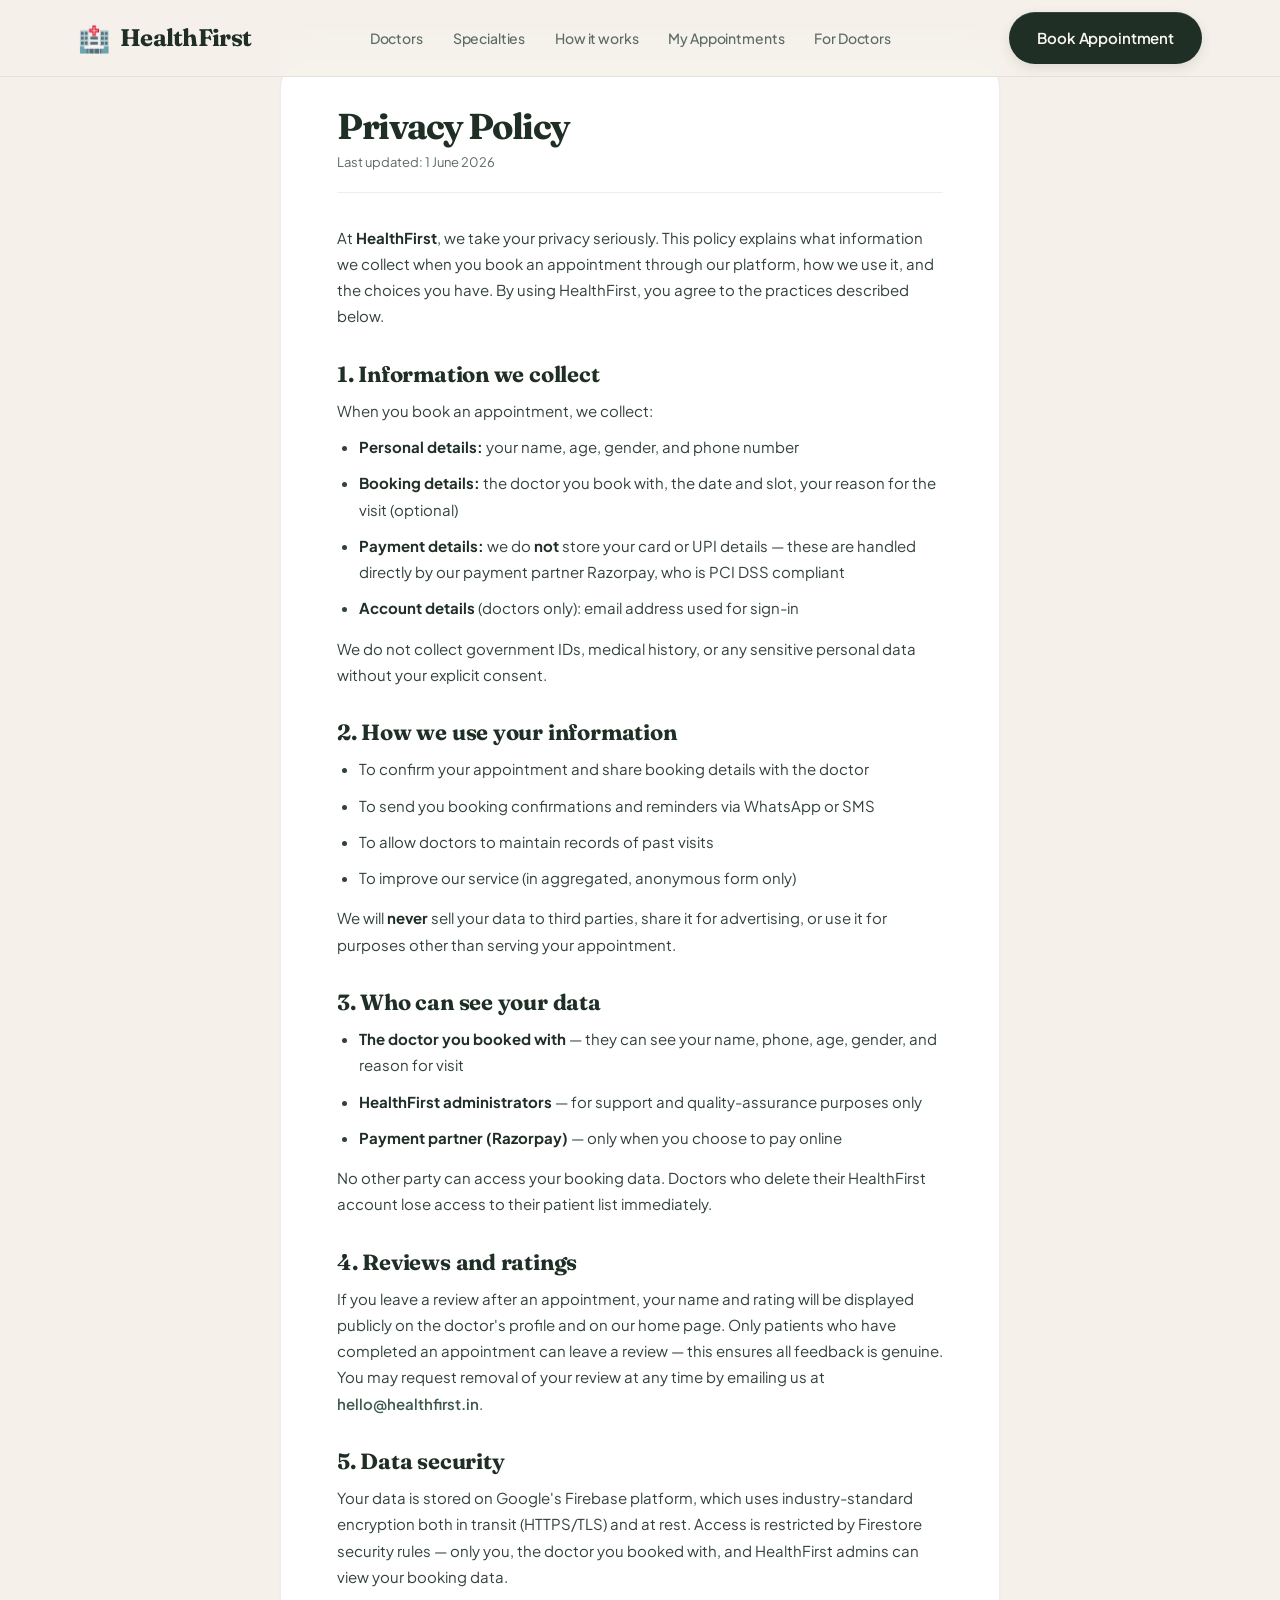
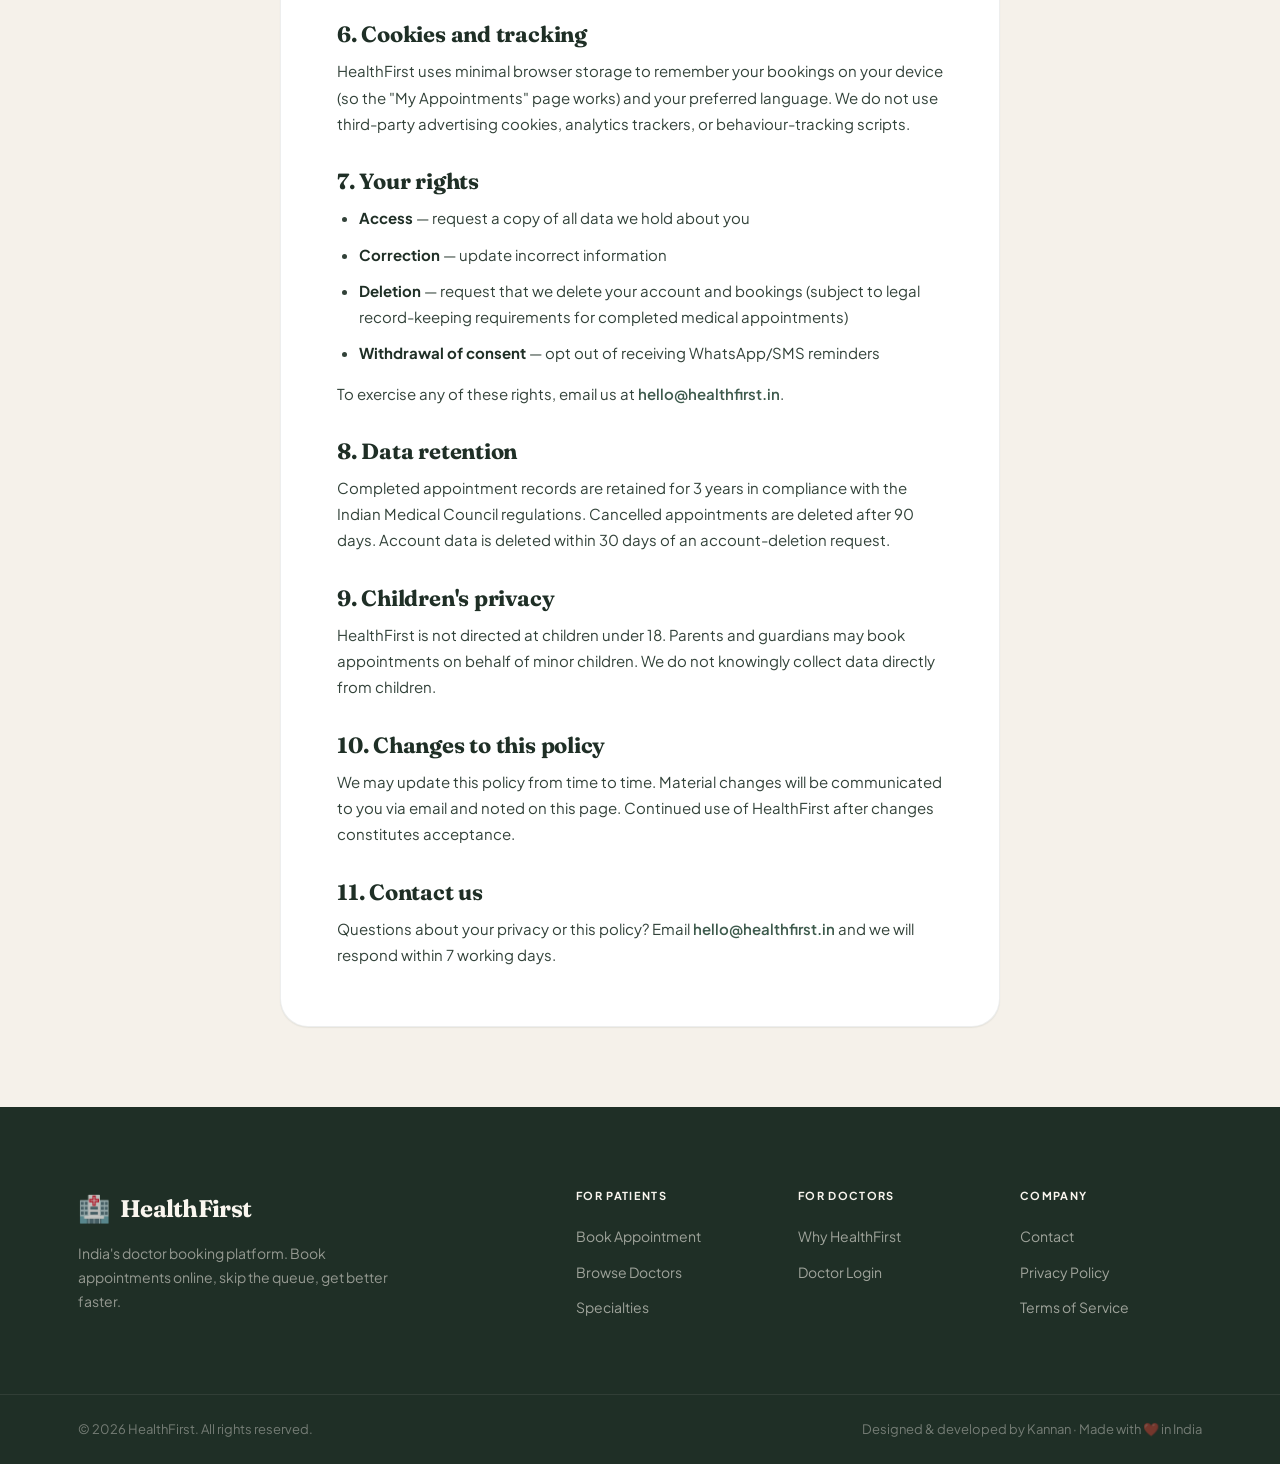
<file: privacy.html>
<!DOCTYPE html>
<html lang="en">
<head>
<meta charset="UTF-8">
<meta name="viewport" content="width=device-width, initial-scale=1.0">
<title>Privacy Policy — HealthFirst</title>
<meta name="description" content="HealthFirst Privacy Policy — how we collect, use, and protect your data.">
<link rel="icon" href="data:image/svg+xml,<svg xmlns='http://www.w3.org/2000/svg' viewBox='0 0 100 100'><text y='.9em' font-size='90'>🏥</text></svg>">
<link href="https://fonts.googleapis.com/css2?family=Fraunces:ital,wght@0,400;0,600;0,700;0,800;1,400&family=Plus+Jakarta+Sans:wght@300;400;500;600;700;800&display=swap" rel="stylesheet">
<link rel="stylesheet" href="style.css?v=10">
<style>
  .legal-page { padding: 60px 0 80px; background: var(--bg); }
  .legal-container { max-width: 760px; margin: 0 auto; padding: 0 20px; }
  .legal-card { background: white; border-radius: var(--r-xl); padding: 48px 56px; border: 1px solid var(--border); box-shadow: var(--shadow-sm); }
  .legal-card h1 { font-family: var(--ff-d); font-size: 36px; font-weight: 700; color: var(--navy); margin-bottom: 8px; }
  .legal-card .updated { font-size: 13px; color: var(--navy-m); margin-bottom: 32px; padding-bottom: 18px; border-bottom: 1px solid var(--border); }
  .legal-card h2 { font-family: var(--ff-d); font-size: 22px; font-weight: 700; color: var(--navy); margin: 32px 0 12px; letter-spacing: -0.01em; }
  .legal-card h3 { font-size: 15px; font-weight: 700; color: var(--navy); margin: 18px 0 8px; }
  .legal-card p, .legal-card li { font-size: 15px; line-height: 1.75; color: var(--navy-s); margin-bottom: 10px; }
  .legal-card ul { padding-left: 22px; margin-bottom: 14px; }
  .legal-card a { color: var(--teal); font-weight: 600; }
  .legal-card strong { color: var(--navy); font-weight: 700; }
  @media (max-width: 640px) { .legal-card { padding: 28px 22px; } .legal-card h1 { font-size: 26px; } }
</style>
</head>
<body>

<!-- Disable browser scroll restoration -->
<script>
  if ('scrollRestoration' in history) { history.scrollRestoration = 'manual'; }
  window.addEventListener('load', function () { if (!window.location.hash) window.scrollTo(0, 0); });
</script>

<!-- ══════════════ NAV ══════════════ -->
<nav id="mainNav">
  <div class="nav-inner">
    <a href="index.html" class="logo">
      <span class="logo-icon">🏥</span>
      <span class="logo-text">HealthFirst</span>
    </a>
    <ul class="nav-links">
      <li><a href="index.html#doctors">Doctors</a></li>
      <li><a href="index.html#specialties">Specialties</a></li>
      <li><a href="index.html#how">How it works</a></li>
      <li><a href="my-appointments.html">My Appointments</a></li>
      <li><a href="for-doctors.html">For Doctors</a></li>
    </ul>
    <div class="nav-actions">
      <a href="book.html" class="btn-primary nav-book">Book Appointment</a>
    </div>
  </div>
</nav>

<section class="legal-page">
  <div class="legal-container">
    <div class="legal-card">
      <h1>Privacy Policy</h1>
      <div class="updated">Last updated: 1 June 2026</div>

      <p>At <strong>HealthFirst</strong>, we take your privacy seriously. This policy explains what information we collect when you book an appointment through our platform, how we use it, and the choices you have. By using HealthFirst, you agree to the practices described below.</p>

      <h2>1. Information we collect</h2>
      <p>When you book an appointment, we collect:</p>
      <ul>
        <li><strong>Personal details:</strong> your name, age, gender, and phone number</li>
        <li><strong>Booking details:</strong> the doctor you book with, the date and slot, your reason for the visit (optional)</li>
        <li><strong>Payment details:</strong> we do <strong>not</strong> store your card or UPI details — these are handled directly by our payment partner Razorpay, who is PCI DSS compliant</li>
        <li><strong>Account details</strong> (doctors only): email address used for sign-in</li>
      </ul>
      <p>We do not collect government IDs, medical history, or any sensitive personal data without your explicit consent.</p>

      <h2>2. How we use your information</h2>
      <ul>
        <li>To confirm your appointment and share booking details with the doctor</li>
        <li>To send you booking confirmations and reminders via WhatsApp or SMS</li>
        <li>To allow doctors to maintain records of past visits</li>
        <li>To improve our service (in aggregated, anonymous form only)</li>
      </ul>
      <p>We will <strong>never</strong> sell your data to third parties, share it for advertising, or use it for purposes other than serving your appointment.</p>

      <h2>3. Who can see your data</h2>
      <ul>
        <li><strong>The doctor you booked with</strong> — they can see your name, phone, age, gender, and reason for visit</li>
        <li><strong>HealthFirst administrators</strong> — for support and quality-assurance purposes only</li>
        <li><strong>Payment partner (Razorpay)</strong> — only when you choose to pay online</li>
      </ul>
      <p>No other party can access your booking data. Doctors who delete their HealthFirst account lose access to their patient list immediately.</p>

      <h2>4. Reviews and ratings</h2>
      <p>If you leave a review after an appointment, your name and rating will be displayed publicly on the doctor's profile and on our home page. Only patients who have completed an appointment can leave a review — this ensures all feedback is genuine. You may request removal of your review at any time by emailing us at <a href="mailto:hello@healthfirst.in">hello@healthfirst.in</a>.</p>

      <h2>5. Data security</h2>
      <p>Your data is stored on Google's Firebase platform, which uses industry-standard encryption both in transit (HTTPS/TLS) and at rest. Access is restricted by Firestore security rules — only you, the doctor you booked with, and HealthFirst admins can view your booking data.</p>

      <h2>6. Cookies and tracking</h2>
      <p>HealthFirst uses minimal browser storage to remember your bookings on your device (so the "My Appointments" page works) and your preferred language. We do not use third-party advertising cookies, analytics trackers, or behaviour-tracking scripts.</p>

      <h2>7. Your rights</h2>
      <ul>
        <li><strong>Access</strong> — request a copy of all data we hold about you</li>
        <li><strong>Correction</strong> — update incorrect information</li>
        <li><strong>Deletion</strong> — request that we delete your account and bookings (subject to legal record-keeping requirements for completed medical appointments)</li>
        <li><strong>Withdrawal of consent</strong> — opt out of receiving WhatsApp/SMS reminders</li>
      </ul>
      <p>To exercise any of these rights, email us at <a href="mailto:hello@healthfirst.in">hello@healthfirst.in</a>.</p>

      <h2>8. Data retention</h2>
      <p>Completed appointment records are retained for 3 years in compliance with the Indian Medical Council regulations. Cancelled appointments are deleted after 90 days. Account data is deleted within 30 days of an account-deletion request.</p>

      <h2>9. Children's privacy</h2>
      <p>HealthFirst is not directed at children under 18. Parents and guardians may book appointments on behalf of minor children. We do not knowingly collect data directly from children.</p>

      <h2>10. Changes to this policy</h2>
      <p>We may update this policy from time to time. Material changes will be communicated to you via email and noted on this page. Continued use of HealthFirst after changes constitutes acceptance.</p>

      <h2>11. Contact us</h2>
      <p>Questions about your privacy or this policy? Email <a href="mailto:hello@healthfirst.in">hello@healthfirst.in</a> and we will respond within 7 working days.</p>
    </div>
  </div>
</section>

<!-- ══════════════ FOOTER ══════════════ -->
<footer class="footer">
  <div class="container footer-grid">
    <div class="footer-brand">
      <div class="logo" style="margin-bottom:12px"><span class="logo-icon">🏥</span><span class="logo-text">HealthFirst</span></div>
      <p>India's doctor booking platform. Book appointments online, skip the queue, get better faster.</p>
    </div>
    <div class="footer-links">
      <div class="fl-col">
        <div class="fl-title">For Patients</div>
        <a href="book.html">Book Appointment</a>
        <a href="index.html#doctors">Browse Doctors</a>
        <a href="index.html#specialties">Specialties</a>
      </div>
      <div class="fl-col">
        <div class="fl-title">For Doctors</div>
        <a href="for-doctors.html">Why HealthFirst</a>
        <a href="doctor.html">Doctor Login</a>
      </div>
      <div class="fl-col">
        <div class="fl-title">Company</div>
        <a href="mailto:hello@healthfirst.in">Contact</a>
        <a href="privacy.html">Privacy Policy</a>
        <a href="terms.html">Terms of Service</a>
      </div>
    </div>
  </div>
  <div class="footer-bottom">
    <div class="container">
      <span>© 2026 HealthFirst. All rights reserved.</span>
      <span>Designed &amp; developed by Kannan · Made with ❤️ in India</span>
    </div>
  </div>
</footer>

</body>
</html>
</file>
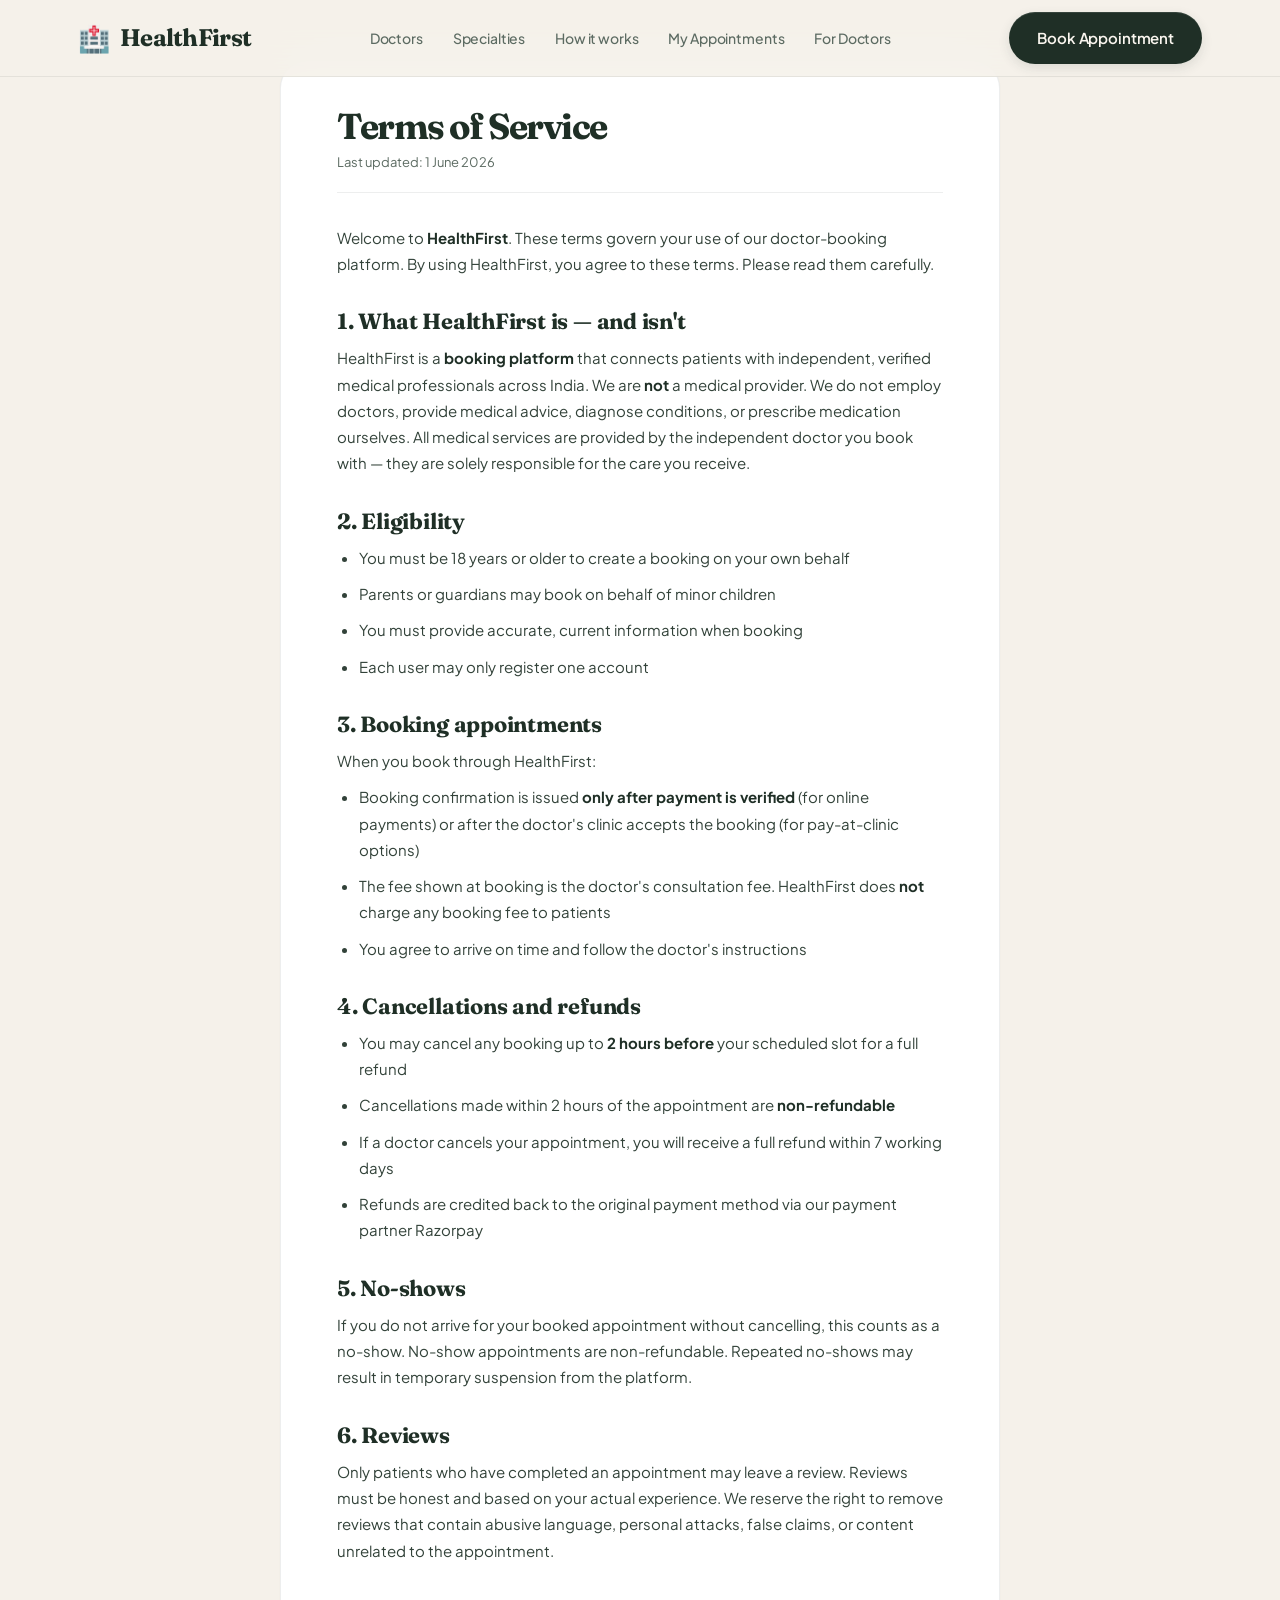
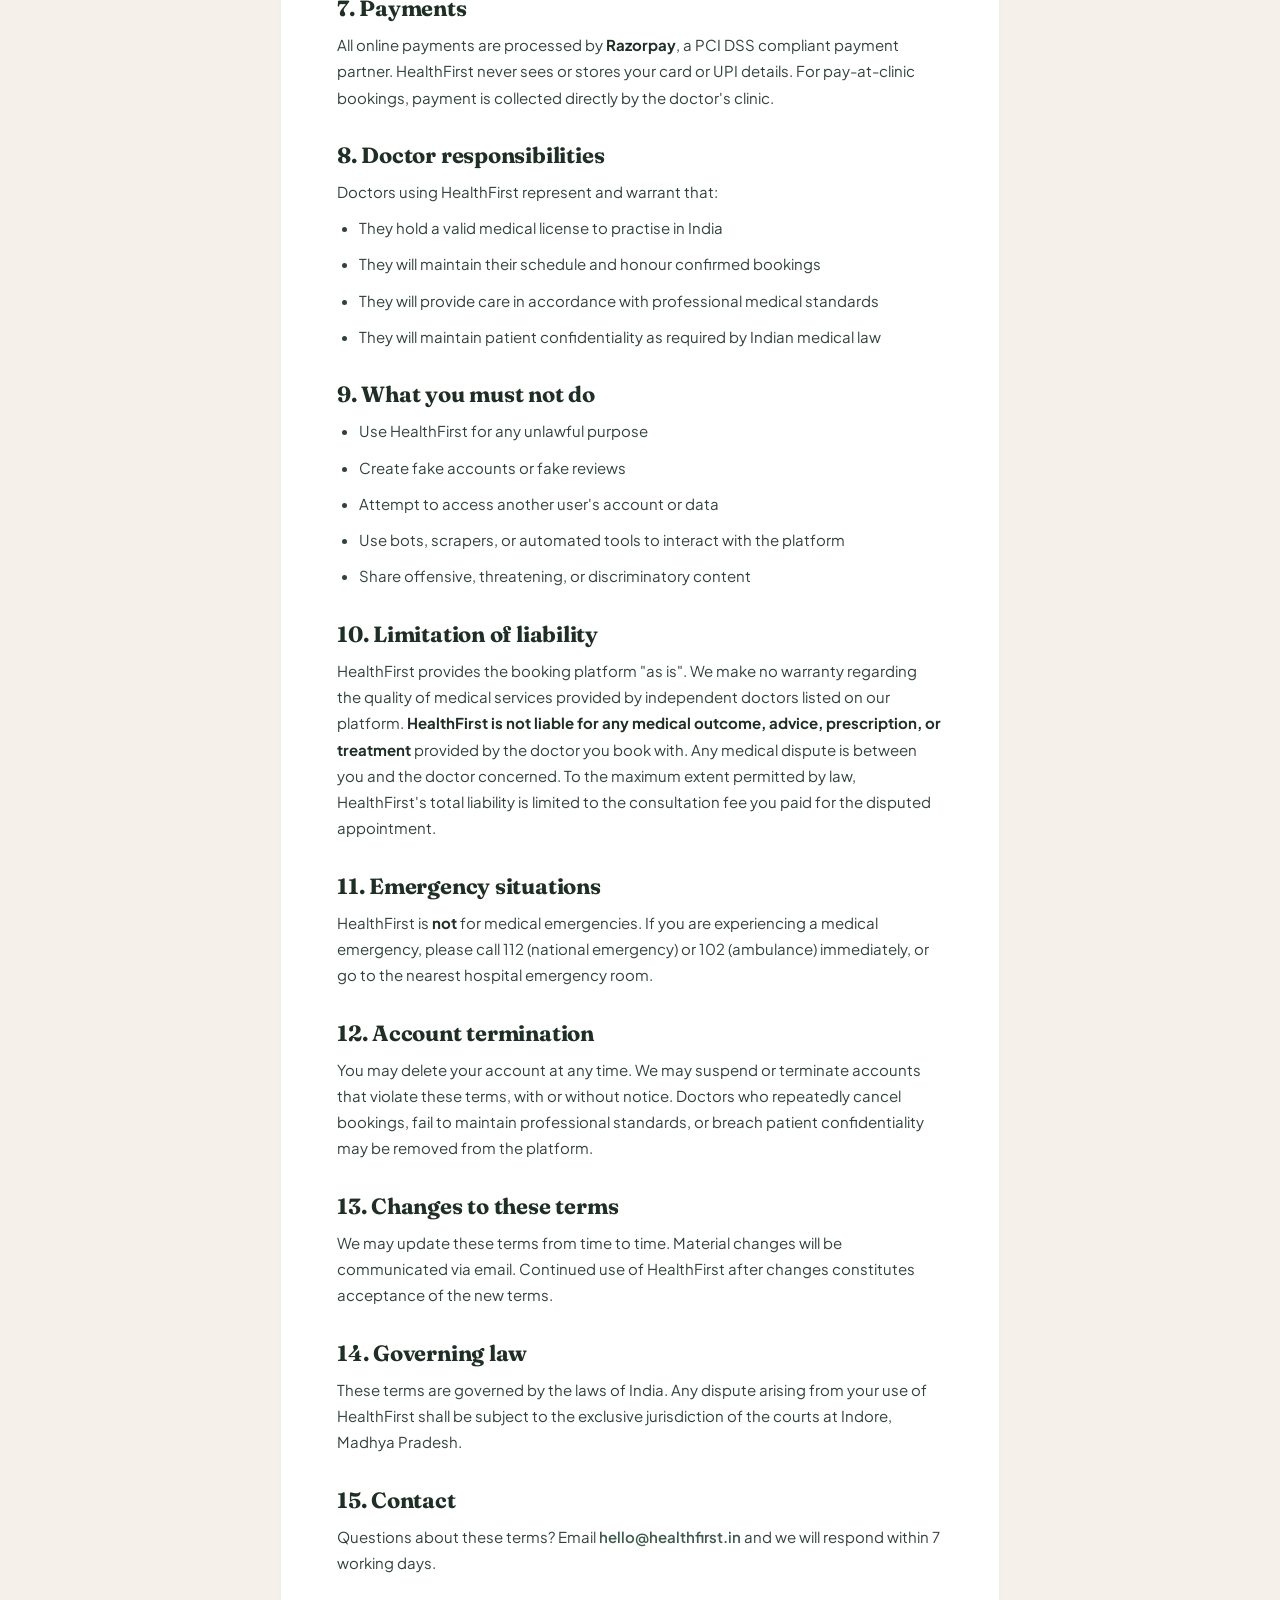
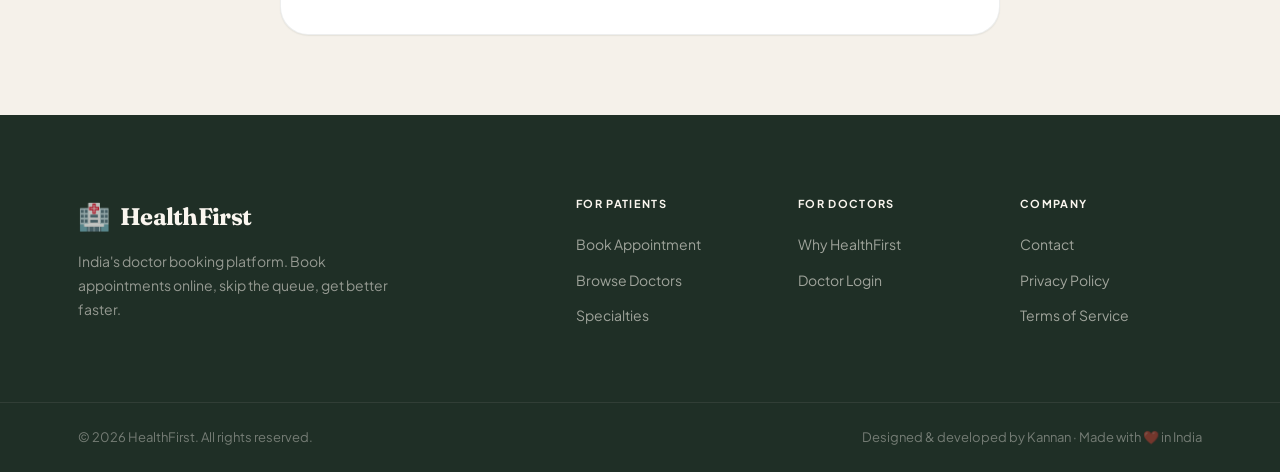
<file: terms.html>
<!DOCTYPE html>
<html lang="en">
<head>
<meta charset="UTF-8">
<meta name="viewport" content="width=device-width, initial-scale=1.0">
<title>Terms of Service — HealthFirst</title>
<meta name="description" content="HealthFirst Terms of Service — the rules and conditions of using our doctor booking platform.">
<link rel="icon" href="data:image/svg+xml,<svg xmlns='http://www.w3.org/2000/svg' viewBox='0 0 100 100'><text y='.9em' font-size='90'>🏥</text></svg>">
<link href="https://fonts.googleapis.com/css2?family=Fraunces:ital,wght@0,400;0,600;0,700;0,800;1,400&family=Plus+Jakarta+Sans:wght@300;400;500;600;700;800&display=swap" rel="stylesheet">
<link rel="stylesheet" href="style.css?v=10">
<style>
  .legal-page { padding: 60px 0 80px; background: var(--bg); }
  .legal-container { max-width: 760px; margin: 0 auto; padding: 0 20px; }
  .legal-card { background: white; border-radius: var(--r-xl); padding: 48px 56px; border: 1px solid var(--border); box-shadow: var(--shadow-sm); }
  .legal-card h1 { font-family: var(--ff-d); font-size: 36px; font-weight: 700; color: var(--navy); margin-bottom: 8px; }
  .legal-card .updated { font-size: 13px; color: var(--navy-m); margin-bottom: 32px; padding-bottom: 18px; border-bottom: 1px solid var(--border); }
  .legal-card h2 { font-family: var(--ff-d); font-size: 22px; font-weight: 700; color: var(--navy); margin: 32px 0 12px; letter-spacing: -0.01em; }
  .legal-card h3 { font-size: 15px; font-weight: 700; color: var(--navy); margin: 18px 0 8px; }
  .legal-card p, .legal-card li { font-size: 15px; line-height: 1.75; color: var(--navy-s); margin-bottom: 10px; }
  .legal-card ul { padding-left: 22px; margin-bottom: 14px; }
  .legal-card a { color: var(--teal); font-weight: 600; }
  .legal-card strong { color: var(--navy); font-weight: 700; }
  @media (max-width: 640px) { .legal-card { padding: 28px 22px; } .legal-card h1 { font-size: 26px; } }
</style>
</head>
<body>

<script>
  if ('scrollRestoration' in history) { history.scrollRestoration = 'manual'; }
  window.addEventListener('load', function () { if (!window.location.hash) window.scrollTo(0, 0); });
</script>

<!-- ══════════════ NAV ══════════════ -->
<nav id="mainNav">
  <div class="nav-inner">
    <a href="index.html" class="logo">
      <span class="logo-icon">🏥</span>
      <span class="logo-text">HealthFirst</span>
    </a>
    <ul class="nav-links">
      <li><a href="index.html#doctors">Doctors</a></li>
      <li><a href="index.html#specialties">Specialties</a></li>
      <li><a href="index.html#how">How it works</a></li>
      <li><a href="my-appointments.html">My Appointments</a></li>
      <li><a href="for-doctors.html">For Doctors</a></li>
    </ul>
    <div class="nav-actions">
      <a href="book.html" class="btn-primary nav-book">Book Appointment</a>
    </div>
  </div>
</nav>

<section class="legal-page">
  <div class="legal-container">
    <div class="legal-card">
      <h1>Terms of Service</h1>
      <div class="updated">Last updated: 1 June 2026</div>

      <p>Welcome to <strong>HealthFirst</strong>. These terms govern your use of our doctor-booking platform. By using HealthFirst, you agree to these terms. Please read them carefully.</p>

      <h2>1. What HealthFirst is — and isn't</h2>
      <p>HealthFirst is a <strong>booking platform</strong> that connects patients with independent, verified medical professionals across India. We are <strong>not</strong> a medical provider. We do not employ doctors, provide medical advice, diagnose conditions, or prescribe medication ourselves. All medical services are provided by the independent doctor you book with — they are solely responsible for the care you receive.</p>

      <h2>2. Eligibility</h2>
      <ul>
        <li>You must be 18 years or older to create a booking on your own behalf</li>
        <li>Parents or guardians may book on behalf of minor children</li>
        <li>You must provide accurate, current information when booking</li>
        <li>Each user may only register one account</li>
      </ul>

      <h2>3. Booking appointments</h2>
      <p>When you book through HealthFirst:</p>
      <ul>
        <li>Booking confirmation is issued <strong>only after payment is verified</strong> (for online payments) or after the doctor's clinic accepts the booking (for pay-at-clinic options)</li>
        <li>The fee shown at booking is the doctor's consultation fee. HealthFirst does <strong>not</strong> charge any booking fee to patients</li>
        <li>You agree to arrive on time and follow the doctor's instructions</li>
      </ul>

      <h2>4. Cancellations and refunds</h2>
      <ul>
        <li>You may cancel any booking up to <strong>2 hours before</strong> your scheduled slot for a full refund</li>
        <li>Cancellations made within 2 hours of the appointment are <strong>non-refundable</strong></li>
        <li>If a doctor cancels your appointment, you will receive a full refund within 7 working days</li>
        <li>Refunds are credited back to the original payment method via our payment partner Razorpay</li>
      </ul>

      <h2>5. No-shows</h2>
      <p>If you do not arrive for your booked appointment without cancelling, this counts as a no-show. No-show appointments are non-refundable. Repeated no-shows may result in temporary suspension from the platform.</p>

      <h2>6. Reviews</h2>
      <p>Only patients who have completed an appointment may leave a review. Reviews must be honest and based on your actual experience. We reserve the right to remove reviews that contain abusive language, personal attacks, false claims, or content unrelated to the appointment.</p>

      <h2>7. Payments</h2>
      <p>All online payments are processed by <strong>Razorpay</strong>, a PCI DSS compliant payment partner. HealthFirst never sees or stores your card or UPI details. For pay-at-clinic bookings, payment is collected directly by the doctor's clinic.</p>

      <h2>8. Doctor responsibilities</h2>
      <p>Doctors using HealthFirst represent and warrant that:</p>
      <ul>
        <li>They hold a valid medical license to practise in India</li>
        <li>They will maintain their schedule and honour confirmed bookings</li>
        <li>They will provide care in accordance with professional medical standards</li>
        <li>They will maintain patient confidentiality as required by Indian medical law</li>
      </ul>

      <h2>9. What you must not do</h2>
      <ul>
        <li>Use HealthFirst for any unlawful purpose</li>
        <li>Create fake accounts or fake reviews</li>
        <li>Attempt to access another user's account or data</li>
        <li>Use bots, scrapers, or automated tools to interact with the platform</li>
        <li>Share offensive, threatening, or discriminatory content</li>
      </ul>

      <h2>10. Limitation of liability</h2>
      <p>HealthFirst provides the booking platform "as is". We make no warranty regarding the quality of medical services provided by independent doctors listed on our platform. <strong>HealthFirst is not liable for any medical outcome, advice, prescription, or treatment</strong> provided by the doctor you book with. Any medical dispute is between you and the doctor concerned. To the maximum extent permitted by law, HealthFirst's total liability is limited to the consultation fee you paid for the disputed appointment.</p>

      <h2>11. Emergency situations</h2>
      <p>HealthFirst is <strong>not</strong> for medical emergencies. If you are experiencing a medical emergency, please call 112 (national emergency) or 102 (ambulance) immediately, or go to the nearest hospital emergency room.</p>

      <h2>12. Account termination</h2>
      <p>You may delete your account at any time. We may suspend or terminate accounts that violate these terms, with or without notice. Doctors who repeatedly cancel bookings, fail to maintain professional standards, or breach patient confidentiality may be removed from the platform.</p>

      <h2>13. Changes to these terms</h2>
      <p>We may update these terms from time to time. Material changes will be communicated via email. Continued use of HealthFirst after changes constitutes acceptance of the new terms.</p>

      <h2>14. Governing law</h2>
      <p>These terms are governed by the laws of India. Any dispute arising from your use of HealthFirst shall be subject to the exclusive jurisdiction of the courts at Indore, Madhya Pradesh.</p>

      <h2>15. Contact</h2>
      <p>Questions about these terms? Email <a href="mailto:hello@healthfirst.in">hello@healthfirst.in</a> and we will respond within 7 working days.</p>
    </div>
  </div>
</section>

<!-- ══════════════ FOOTER ══════════════ -->
<footer class="footer">
  <div class="container footer-grid">
    <div class="footer-brand">
      <div class="logo" style="margin-bottom:12px"><span class="logo-icon">🏥</span><span class="logo-text">HealthFirst</span></div>
      <p>India's doctor booking platform. Book appointments online, skip the queue, get better faster.</p>
    </div>
    <div class="footer-links">
      <div class="fl-col">
        <div class="fl-title">For Patients</div>
        <a href="book.html">Book Appointment</a>
        <a href="index.html#doctors">Browse Doctors</a>
        <a href="index.html#specialties">Specialties</a>
      </div>
      <div class="fl-col">
        <div class="fl-title">For Doctors</div>
        <a href="for-doctors.html">Why HealthFirst</a>
        <a href="doctor.html">Doctor Login</a>
      </div>
      <div class="fl-col">
        <div class="fl-title">Company</div>
        <a href="mailto:hello@healthfirst.in">Contact</a>
        <a href="privacy.html">Privacy Policy</a>
        <a href="terms.html">Terms of Service</a>
      </div>
    </div>
  </div>
  <div class="footer-bottom">
    <div class="container">
      <span>© 2026 HealthFirst. All rights reserved.</span>
      <span>Designed &amp; developed by Kannan · Made with ❤️ in India</span>
    </div>
  </div>
</footer>

</body>
</html>
</file>
<file: style.css>
/* ══ RESET & DESIGN SYSTEM ══ */
/*
   THEME: "Modern Wellness Apothecary"
   - Primary: Sage green (calming, natural, premium healthcare)
   - Accent: Warm terracotta (humanity, warmth)
   - Background: Warm bone/oat (Pinterest-y, editorial)
   - Type: Bold display serif + clean grotesque body
   Inspired by modern wellness brands: Maven Clinic, Heal, Hims, Glossier
*/
*, *::before, *::after { box-sizing: border-box; margin: 0; padding: 0; }
:root {
  /* PRIMARY — Deep sage green (calming, trusted, sophisticated) */
  --teal: #3D5A4C;
  --teal-d: #2D4438;
  --teal-dd: #1F2F26;
  --teal-l: #EEF1ED;
  --teal-ll: #DDE5DB;

  /* TEXT — warm charcoal (never harsh black) */
  --navy: #1F2F26;
  --navy-s: #324239;
  --navy-m: #5C6B62;
  --navy-h: #9AA39E;

  /* BACKGROUND — warm bone/oatmeal (premium, editorial) */
  --bg: #F5F1EA;
  --bg-2: #EDE6DC;
  --white: #FFFFFF;
  --cream: #FAF6EF;

  /* ACCENT — warm terracotta (for emphasis, important CTAs) */
  --coral: #C97B5E;
  --coral-d: #B36647;
  --coral-l: #F7EDE6;
  --gold: #B8975E;

  /* STATUS COLORS — earthy versions */
  --green: #4A7C59;
  --green-l: #E8F0EA;
  --red: #B5524C;
  --red-l: #F7E8E7;
  --amber: #BD8B3A;
  --amber-l: #F5ECD9;
  --blue: #5C7B8C;
  --blue-l: #E8EEF2;

  /* BORDERS & SHADOWS — softer, warmer */
  --border: rgba(31,47,38,0.08);
  --border-md: rgba(31,47,38,0.16);
  --shadow-sm: 0 1px 2px rgba(31,47,38,0.04), 0 1px 1px rgba(31,47,38,0.03);
  --shadow-md: 0 4px 16px rgba(31,47,38,0.06), 0 1px 4px rgba(31,47,38,0.04);
  --shadow-lg: 0 12px 40px rgba(31,47,38,0.10), 0 4px 12px rgba(31,47,38,0.05);
  --shadow-xl: 0 24px 60px rgba(31,47,38,0.12);

  /* RADII — slightly softer */
  --r: 12px;
  --r-lg: 20px;
  --r-xl: 28px;
  --r-full: 999px;

  /* FONTS — bolder display, refined body */
  --ff: 'Plus Jakarta Sans', sans-serif;
  --ff-d: 'Fraunces', serif;
}
html { scroll-behavior: smooth; }
body { font-family: var(--ff); background: var(--bg); color: var(--navy); line-height: 1.65; overflow-x: hidden; font-weight: 400; }
a { color: inherit; text-decoration: none; }
img { max-width: 100%; }

/* ══ TYPE ══ */
h1, h2, h3, h4 { font-family: var(--ff-d); letter-spacing: -0.02em; line-height: 1.1; color: var(--navy); }
h1 { font-weight: 600; }
h2 { font-weight: 600; }
em { font-style: italic; }
::selection { background: var(--teal); color: white; }

/* ══ UTILITY ══ */
.container { max-width: 1180px; margin: 0 auto; padding: 0 28px; }
.section { padding: 100px 0; }
.bg-teal-soft { background: var(--teal-l); }

/* ══ BUTTONS — fully redesigned ══ */
.btn-primary {
  display: inline-flex; align-items: center; justify-content: center; gap: 6px;
  background: var(--navy); color: var(--cream); border: none;
  padding: 14px 28px; border-radius: var(--r-full);
  font-size: 15px; font-weight: 600; font-family: var(--ff);
  cursor: pointer; transition: all .25s cubic-bezier(.4,0,.2,1); letter-spacing: -0.01em;
  text-decoration: none;
  box-shadow: 0 1px 0 rgba(255,255,255,.1) inset, 0 4px 12px rgba(31,47,38,.12);
}
.btn-primary:hover { background: var(--teal); transform: translateY(-2px); box-shadow: 0 8px 24px rgba(31,47,38,.18); }
.btn-primary:active { transform: scale(.98); }
.btn-primary.btn-lg { padding: 17px 36px; font-size: 16px; }
.btn-ghost {
  display: inline-flex; align-items: center; justify-content: center; gap: 6px;
  background: transparent; color: var(--navy); border: 1.5px solid var(--navy);
  padding: 14px 28px; border-radius: var(--r-full);
  font-size: 15px; font-weight: 600; font-family: var(--ff);
  cursor: pointer; transition: all .25s cubic-bezier(.4,0,.2,1); text-decoration: none;
}
.btn-ghost:hover { background: var(--navy); color: var(--cream); }
.btn-ghost.btn-lg { padding: 17px 36px; font-size: 16px; }
.btn-outline {
  display: inline-flex; align-items: center; justify-content: center;
  background: transparent; color: var(--teal); border: 1.5px solid var(--teal);
  padding: 11px 22px; border-radius: var(--r-full);
  font-size: 14px; font-weight: 600; font-family: var(--ff);
  cursor: pointer; transition: all .2s; text-decoration: none;
}
.btn-outline:hover { background: var(--teal); color: var(--cream); }

/* ══ NAV — refined with serif logo and dot separator ══ */
#mainNav, nav#mainNav {
  position: fixed; top: 0; left: 0; right: 0; z-index: 1000;
  background: rgba(245,241,234,.85); backdrop-filter: blur(20px); -webkit-backdrop-filter: blur(20px);
  border-bottom: 1px solid var(--border);
  animation: navIn .5s ease;
}
@keyframes navIn { from { opacity: 0; transform: translateY(-100%); } to { opacity: 1; transform: translateY(0); } }
.nav-inner {
  max-width: 1180px; margin: 0 auto; padding: 0 28px;
  height: 76px; display: flex; align-items: center; justify-content: space-between;
}
.logo { display: flex; align-items: center; gap: 10px; }
.logo-icon { font-size: 26px; }
.logo-text { font-family: var(--ff-d); font-size: 24px; font-weight: 700; color: var(--navy); letter-spacing: -0.03em; }
.nav-links { display: flex; list-style: none; gap: 2px; flex-wrap: nowrap; }
.nav-links a {
  font-size: 14px; font-weight: 500; color: var(--navy-m);
  padding: 9px 14px; border-radius: var(--r-full); transition: all .2s;
  white-space: nowrap; letter-spacing: -0.01em;
}
.nav-links a:hover { color: var(--navy); background: var(--bg-2); }
.nav-actions { display: flex; align-items: center; gap: 12px; }
.burger { display: none; flex-direction: column; gap: 5px; background: none; border: none; cursor: pointer; padding: 4px; }
.burger span { width: 22px; height: 2px; background: var(--navy); border-radius: 2px; display: block; transition: all .2s; }
.mobile-menu {
  display: none; flex-direction: column; gap: 4px;
  padding: 16px 24px 24px; border-top: 1px solid var(--border);
  background: rgba(245,241,234,.98);
}
.mobile-menu a {
  font-size: 15px; font-weight: 500; color: var(--navy-m);
  padding: 12px 14px; border-radius: var(--r); transition: all .15s;
}
.mobile-menu a:hover { color: var(--navy); background: var(--bg-2); }
.mobile-menu.open { display: flex; }
#mainNav.scrolled { box-shadow: 0 4px 24px rgba(31,47,38,.05); }

/* ══ HERO — Editorial wellness magazine style ══ */
.hero {
  min-height: 92vh; display: flex; align-items: center;
  padding: 120px 0 80px; position: relative; overflow: hidden;
  background: var(--bg);
}
.hero-bg { position: absolute; inset: 0; z-index: 0; pointer-events: none; }
.hero-blob {
  position: absolute; border-radius: 50%; filter: blur(100px); opacity: .35;
}
.b1 { width: 600px; height: 600px; background: var(--teal-l); top: -150px; right: -200px; }
.b2 { width: 480px; height: 480px; background: var(--coral-l); bottom: -200px; left: -150px; opacity: .55; }
.hero-pattern { display: none; }
.hero-grid {
  position: relative; z-index: 1;
  display: grid; grid-template-columns: 1.05fr 0.95fr;
  gap: 80px; align-items: center;
}
.hero-text { animation: fadeUp .8s ease both; }
@keyframes fadeUp { from { opacity: 0; transform: translateY(32px); } to { opacity: 1; transform: translateY(0); } }
.hero-badge {
  display: inline-flex; align-items: center; gap: 8px;
  background: var(--white); color: var(--navy-s);
  border: 1px solid var(--border-md);
  font-size: 12px; font-weight: 600; padding: 8px 16px; border-radius: var(--r-full);
  margin-bottom: 32px; letter-spacing: 0.02em;
  box-shadow: var(--shadow-sm);
}
.badge-dot { width: 7px; height: 7px; background: var(--coral); border-radius: 50%; animation: pulse 2s infinite; flex-shrink: 0; }
@keyframes pulse { 0%,100%{opacity:1; transform: scale(1)} 50%{opacity:.5; transform: scale(.85)} }

h1 {
  font-family: var(--ff-d);
  font-size: clamp(48px, 7vw, 88px);
  font-weight: 500; line-height: 0.98;
  color: var(--navy); margin-bottom: 28px; letter-spacing: -0.04em;
}
h1 em {
  font-style: italic; font-weight: 400;
  color: var(--teal);
  background: linear-gradient(180deg, transparent 60%, var(--coral-l) 60%);
  padding: 0 8px;
}
.hero-sub {
  font-size: 19px; color: var(--navy-m); line-height: 1.6;
  margin-bottom: 44px; max-width: 500px; font-weight: 400;
}
.hero-actions { display: flex; gap: 14px; flex-wrap: wrap; margin-bottom: 56px; align-items: center; }
.hero-trust { display: flex; align-items: center; gap: 0; padding-top: 32px; border-top: 1px solid var(--border); }
.trust-item { padding: 0 28px; }
.trust-item:first-child { padding-left: 0; }
.trust-num { display: block; font-family: var(--ff-d); font-size: 32px; font-weight: 600; color: var(--navy); letter-spacing: -0.02em; }
.trust-label { display: block; font-size: 12px; color: var(--navy-m); margin-top: 4px; text-transform: uppercase; letter-spacing: 0.06em; font-weight: 600; }
.trust-divider { width: 1px; height: 44px; background: var(--border); }

/* Hero card — premium prescription pad feel */
.hero-card-wrap {
  animation: fadeUp .8s ease .15s both;
  position: relative;
}
.hero-card-wrap::before {
  content: ''; position: absolute; top: -20px; right: -30px;
  width: 100%; height: 100%; background: var(--teal-l);
  border-radius: var(--r-xl); z-index: 0;
  transform: rotate(2deg);
}
.hero-card {
  background: var(--white); border-radius: var(--r-xl);
  border: 1px solid var(--border);
  box-shadow: var(--shadow-xl);
  padding: 32px; margin-bottom: 14px;
  position: relative; z-index: 1;
}
.hc-header { display: flex; align-items: center; gap: 14px; margin-bottom: 26px; padding-bottom: 20px; border-bottom: 1px dashed var(--border-md); }
.hc-avatar {
  width: 58px; height: 58px; border-radius: 50%;
  background: var(--teal); display: flex; align-items: center; justify-content: center;
  font-size: 28px; flex-shrink: 0; color: var(--cream);
  box-shadow: 0 0 0 4px var(--teal-l);
}
.hc-name { font-family: var(--ff-d); font-size: 19px; font-weight: 600; color: var(--navy); letter-spacing: -0.01em; }
.hc-spec { font-size: 13px; color: var(--navy-m); margin-top: 2px; }
.hc-avail {
  margin-left: auto; font-size: 11px; font-weight: 700; color: var(--green);
  display: flex; align-items: center; gap: 5px; white-space: nowrap;
  text-transform: uppercase; letter-spacing: 0.06em;
  background: var(--green-l); padding: 5px 10px; border-radius: var(--r-full);
}
.avail-dot { width: 7px; height: 7px; border-radius: 50%; background: var(--green); display: inline-block; animation: pulse 2s infinite; }
.hc-slot-label {
  font-size: 11px; font-weight: 700; color: var(--navy-m);
  text-transform: uppercase; letter-spacing: 0.08em; margin-bottom: 12px;
}
.hc-slot-row { display: flex; gap: 8px; flex-wrap: wrap; margin-bottom: 22px; }
.hc-slot {
  padding: 9px 16px; border-radius: var(--r-full); border: 1px solid var(--border-md);
  font-size: 13px; font-weight: 600; color: var(--navy-s); background: var(--cream);
  cursor: pointer; transition: all .2s; font-family: var(--ff);
}
.hc-slot:hover { background: var(--navy); color: var(--cream); border-color: var(--navy); transform: translateY(-1px); }
.hc-slot.active { background: var(--teal); color: var(--cream); border-color: var(--teal); }
.hc-meta { display: flex; justify-content: space-between; font-size: 12px; color: var(--navy-m); margin-top: 14px; padding-top: 14px; border-top: 1px solid var(--border); font-weight: 500; }
.hero-card-accent {
  background: var(--navy); color: var(--cream); border-radius: var(--r-lg);
  padding: 16px 20px; font-size: 13px; font-weight: 500;
  display: flex; flex-direction: column; gap: 4px; line-height: 1.5;
  position: relative; z-index: 1;
  box-shadow: var(--shadow-md);
}

/* ══ SECTION HEADER — Editorial style ══ */
.section-header { text-align: center; max-width: 640px; margin: 0 auto 72px; }
.section-tag {
  display: inline-block; background: transparent; color: var(--navy-m);
  border: 1px solid var(--border-md);
  font-size: 11px; font-weight: 700; padding: 6px 16px;
  border-radius: var(--r-full); margin-bottom: 24px;
  letter-spacing: 0.1em; text-transform: uppercase;
}
.section-header h2 {
  font-family: var(--ff-d); font-size: clamp(34px, 5vw, 56px);
  font-weight: 500; color: var(--navy); letter-spacing: -0.03em;
  margin-bottom: 18px; line-height: 1.08;
}
.section-header h2 em { font-style: italic; color: var(--teal); font-weight: 400; }
.section-header p { font-size: 18px; color: var(--navy-m); line-height: 1.6; }

/* ══ SPECIALTIES — refined card grid ══ */
.spec-grid { display: grid; grid-template-columns: repeat(4, 1fr); gap: 18px; }
.spec-card {
  background: var(--cream); border-radius: var(--r-lg);
  border: 1px solid var(--border); padding: 32px 24px;
  text-align: left; cursor: pointer;
  transition: all .3s cubic-bezier(.4,0,.2,1);
  position: relative; overflow: hidden;
}
.spec-card::after {
  content: '→'; position: absolute; bottom: 24px; right: 24px;
  font-size: 18px; color: var(--navy-m); opacity: 0; transition: all .3s;
}
.spec-card:hover {
  background: var(--white); border-color: var(--navy);
  transform: translateY(-4px);
  box-shadow: var(--shadow-md);
}
.spec-card:hover::after { opacity: 1; transform: translateX(4px); }
.spec-icon {
  width: 56px; height: 56px; border-radius: 14px;
  background: var(--white); display: flex; align-items: center; justify-content: center;
  font-size: 28px; margin-bottom: 20px;
  border: 1px solid var(--border);
}
.spec-card:hover .spec-icon { background: var(--teal-l); }
.spec-name { font-family: var(--ff-d); font-size: 18px; font-weight: 600; color: var(--navy); margin-bottom: 4px; letter-spacing: -0.01em; }
.spec-count { font-size: 13px; color: var(--navy-m); font-weight: 500; }

/* ══ DOCTORS — Editorial card grid ══ */
.doc-grid { display: grid; grid-template-columns: repeat(4, 1fr); gap: 22px; }
.doc-card {
  background: var(--white); border-radius: var(--r-xl);
  border: 1px solid var(--border); overflow: hidden;
  box-shadow: var(--shadow-sm); transition: all .35s cubic-bezier(.4,0,.2,1);
}
.doc-card:hover { box-shadow: var(--shadow-lg); transform: translateY(-6px); border-color: var(--border-md); }
.doc-photo {
  height: 180px; background: var(--cream);
  display: flex; align-items: center; justify-content: center; font-size: 72px;
  position: relative;
  border-bottom: 1px solid var(--border);
}
.doc-photo::before {
  content: ''; position: absolute; inset: 0;
  background: radial-gradient(circle at center, var(--teal-l) 0%, transparent 70%);
  opacity: .6;
}
.doc-photo > * { position: relative; z-index: 1; }
.doc-info { padding: 24px; }
.doc-name { font-family: var(--ff-d); font-size: 20px; font-weight: 600; color: var(--navy); margin-bottom: 4px; letter-spacing: -0.01em; line-height: 1.15; }
.doc-spec { font-size: 13px; color: var(--teal); font-weight: 600; margin-bottom: 6px; text-transform: uppercase; letter-spacing: 0.05em; }
.doc-cred { font-size: 13px; color: var(--navy-m); margin-bottom: 14px; line-height: 1.5; }
.doc-rating { font-size: 13px; color: var(--amber); font-weight: 600; margin-bottom: 14px; }
.doc-rating span { color: var(--navy-m); font-weight: 400; }
.doc-meta-row {
  display: flex; justify-content: space-between; align-items: center;
  margin-bottom: 16px; padding-top: 14px; border-top: 1px solid var(--border);
  flex-wrap: wrap; gap: 6px;
}
.doc-fee { font-family: var(--ff-d); font-size: 22px; font-weight: 600; color: var(--navy); letter-spacing: -0.02em; }
.doc-avail-badge {
  font-size: 11px; font-weight: 700; color: var(--green);
  display: flex; align-items: center; gap: 5px;
  text-transform: uppercase; letter-spacing: 0.06em;
  background: var(--green-l); padding: 4px 10px; border-radius: var(--r-full);
}
.doc-book-btn { width: 100%; text-align: center; font-size: 14px; padding: 12px 20px; }

/* ══ HOW IT WORKS — Cleaner timeline ══ */
.steps-grid { display: grid; grid-template-columns: repeat(3, 1fr); gap: 24px; }
.step-card {
  background: transparent;
  padding: 0; text-align: left;
  position: relative;
}
.step-num {
  font-family: var(--ff-d); font-size: 90px; font-weight: 400; font-style: italic;
  color: var(--teal); line-height: 0.9; letter-spacing: -0.04em;
  display: block; margin-bottom: 20px;
}
.step-icon { display: none; }
.step-card h3 { font-family: var(--ff-d); font-size: 24px; font-weight: 600; color: var(--navy); margin-bottom: 12px; letter-spacing: -0.02em; line-height: 1.2; }
.step-card p { font-size: 15px; color: var(--navy-m); line-height: 1.7; }
.step-connector { display: none; }

/* ══ REVIEWS — Magazine-style cards ══ */
.reviews-grid { display: grid; grid-template-columns: repeat(3, 1fr); gap: 24px; }
.review-card {
  background: var(--cream); border-radius: var(--r-lg);
  border: 1px solid var(--border); padding: 32px 28px;
  box-shadow: var(--shadow-sm);
  position: relative;
  transition: all .3s;
}
.review-card::before {
  content: '"'; position: absolute; top: 12px; left: 24px;
  font-family: var(--ff-d); font-size: 80px; font-weight: 400;
  color: var(--teal); line-height: 1; opacity: 0.3;
}
.review-card:hover { background: var(--white); transform: translateY(-3px); box-shadow: var(--shadow-md); }
.review-stars { font-size: 18px; color: var(--amber); margin-bottom: 14px; letter-spacing: 2px; }
.review-text { font-size: 15px; color: var(--navy-m); line-height: 1.7; margin-bottom: 20px; font-style: italic; }
.review-author { display: flex; align-items: center; gap: 12px; }
.review-avatar {
  width: 40px; height: 40px; border-radius: 50%;
  background: var(--teal-l); color: var(--teal-d);
  display: flex; align-items: center; justify-content: center;
  font-size: 14px; font-weight: 700; flex-shrink: 0;
}
.review-name { font-size: 14px; font-weight: 700; color: var(--navy); }
.review-date { font-size: 12px; color: var(--navy-m); margin-top: 2px; }

/* ══ CONTACT ══ */
.contact-grid { display: grid; grid-template-columns: 1fr 1fr; gap: 60px; align-items: start; }
.contact-info .section-tag { display: inline-block; margin-bottom: 16px; }
.contact-info h2 { font-family: var(--ff-d); font-size: clamp(26px,3.5vw,40px); font-weight: 800; color: var(--navy); letter-spacing: -1px; margin-bottom: 28px; }
.contact-items { display: flex; flex-direction: column; gap: 20px; }
.ci { display: flex; gap: 14px; align-items: flex-start; }
.ci-icon { font-size: 22px; flex-shrink: 0; margin-top: 2px; }
.ci a { color: var(--teal); font-weight: 500; }
.contact-map { }
.map-placeholder {
  background: var(--teal-l); border-radius: var(--r-xl);
  border: 1px solid rgba(79,70,229,.2);
  height: 260px; display: flex; flex-direction: column;
  align-items: center; justify-content: center; gap: 8px;
}
.map-pin { font-size: 40px; }
.map-label { font-size: 15px; font-weight: 700; color: var(--navy); text-align: center; }
.map-label small { font-size: 12px; color: var(--navy-m); font-weight: 400; }
.map-note { font-size: 12px; color: var(--navy-m); }

/* ══ FOOTER ══ */
.footer { background: var(--navy); color: rgba(245,241,234,.75); padding: 80px 0 0; }
.footer .logo-text { color: var(--cream); }
.footer-grid { display: grid; grid-template-columns: 1.4fr 2fr; gap: 60px; margin-bottom: 56px; }
.footer-brand p { font-size: 14px; line-height: 1.7; color: rgba(245,241,234,.55); max-width: 320px; margin-bottom: 24px; }
.social-row { display: flex; gap: 8px; }
.social-btn {
  font-size: 12px; font-weight: 600; padding: 8px 16px; border-radius: var(--r-full);
  background: rgba(245,241,234,.08); color: rgba(245,241,234,.85);
  transition: all .2s; border: 1px solid rgba(245,241,234,.1);
}
.social-btn:hover { background: var(--cream); color: var(--navy); border-color: var(--cream); }
.footer-links { display: grid; grid-template-columns: repeat(3, 1fr); gap: 40px; }
.fl-col { display: flex; flex-direction: column; gap: 12px; }
.fl-title { font-size: 11px; font-weight: 700; color: var(--cream); margin-bottom: 8px; letter-spacing: .12em; text-transform: uppercase; }
.fl-col a { font-size: 14px; color: rgba(245,241,234,.6); transition: color .15s; }
.fl-col a:hover { color: var(--cream); }
.footer-bottom {
  border-top: 1px solid rgba(245,241,234,.08); padding: 24px 0;
}
.footer-bottom .container { display: flex; justify-content: space-between; font-size: 13px; color: rgba(245,241,234,.4); }

/* ══ PAGE HEADER — refined ══ */
.page-header {
  background: var(--bg); padding: 130px 0 60px;
  border-bottom: 1px solid var(--border);
}
.ph-inner { max-width: 1180px; margin: 0 auto; padding: 0 28px; }
.ph-back {
  color: var(--navy-m); font-size: 13px; font-weight: 600;
  margin-bottom: 20px; display: inline-flex; align-items: center; gap: 6px;
  cursor: pointer; transition: color .15s;
  text-transform: uppercase; letter-spacing: 0.05em;
}
.ph-back:hover { color: var(--navy); }
.ph-title {
  font-family: var(--ff-d); font-size: clamp(40px, 5vw, 56px); font-weight: 500;
  color: var(--navy); letter-spacing: -0.03em; margin-bottom: 12px; line-height: 1.05;
}
.ph-sub { font-size: 17px; color: var(--navy-m); max-width: 560px; line-height: 1.6; }

.book-layout { display: grid; grid-template-columns: 340px minmax(0, 1fr); gap: 28px; padding: 36px 0 60px; }
.book-left { }
.book-right { min-width: 0; }
.bcard { background: var(--white); border-radius: var(--r-xl); border: 1px solid var(--border); padding: 20px; box-shadow: var(--shadow-md); margin-bottom: 20px; }
.bcard-title { font-size: 13px; font-weight: 700; color: var(--navy-m); text-transform: uppercase; letter-spacing: .05em; margin-bottom: 14px; }

/* Specialty filter */
.spec-filter { display: flex; flex-direction: column; gap: 6px; }
.sf-btn {
  display: flex; align-items: center; gap: 10px; padding: 10px 12px;
  border-radius: var(--r); border: 1px solid var(--border);
  background: none; cursor: pointer; font-family: var(--ff);
  font-size: 14px; font-weight: 500; color: var(--navy-s);
  transition: all .15s; text-align: left; width: 100%;
}
.sf-btn:hover { border-color: var(--teal); color: var(--teal); background: var(--teal-l); }
.sf-btn.active { border-color: var(--teal); color: var(--teal); background: var(--teal-l); font-weight: 700; }
.sf-icon { font-size: 20px; flex-shrink: 0; }
.sf-count { margin-left: auto; font-size: 12px; color: var(--navy-h); }

/* Doctors list (book page) */
.doc-list { display: flex; flex-direction: column; gap: 16px; }
.doc-list-card {
  background: var(--white); border-radius: var(--r-xl);
  border: 1px solid var(--border); padding: 20px;
  display: flex; gap: 16px; align-items: flex-start;
  cursor: pointer; transition: all .18s; box-shadow: var(--shadow-sm);
}
.doc-list-card:hover { border-color: var(--teal); box-shadow: 0 6px 24px rgba(79,70,229,.12); }
.dla { width: 64px; height: 64px; border-radius: 16px; background: var(--teal-l); display: flex; align-items: center; justify-content: center; font-size: 32px; flex-shrink: 0; border: 1.5px solid rgba(79,70,229,.15); }
.dli { flex: 1; min-width: 0; }
.dli-name { font-size: 17px; font-weight: 700; color: var(--navy); margin-bottom: 3px; }
.dli-spec { font-size: 13px; color: var(--teal); font-weight: 600; margin-bottom: 6px; }
.dli-meta { display: flex; gap: 14px; flex-wrap: wrap; font-size: 13px; color: var(--navy-m); margin-bottom: 12px; }
.dli-slots { display: flex; gap: 6px; flex-wrap: wrap; }
.dli-slot { padding: 5px 12px; border-radius: 8px; border: 1px solid var(--border-md); font-size: 12px; font-weight: 600; color: var(--navy-s); background: var(--bg); transition: all .15s; cursor: pointer; }
.dli-slot:hover { background: var(--teal); color: white; border-color: var(--teal); }
.dlr { flex-shrink: 0; text-align: right; display: flex; flex-direction: column; gap: 8px; align-items: flex-end; }
.dlr-fee { font-size: 18px; font-weight: 800; color: var(--navy); font-family: var(--ff-d); }
.dlr-fee small { font-size: 12px; font-weight: 400; color: var(--navy-m); display: block; }

/* Booking panel */
.booking-panel { background: var(--white); border-radius: var(--r-xl); border: 1px solid var(--border); overflow: hidden; box-shadow: var(--shadow-md); }
.bp-header { background: var(--teal); padding: 20px 24px; }
.bp-doc-row { display: flex; align-items: center; gap: 12px; }
.bp-avatar { width: 48px; height: 48px; border-radius: 12px; background: rgba(255,255,255,.2); display: flex; align-items: center; justify-content: center; font-size: 24px; flex-shrink: 0; }
.bp-name { font-family: var(--ff-d); font-size: 18px; font-weight: 700; color: white; }
.bp-spec { font-size: 13px; color: rgba(255,255,255,.8); margin-top: 2px; }
.bp-body { padding: 24px; }
.bp-section-label { font-size: 11px; font-weight: 700; color: var(--navy-m); text-transform: uppercase; letter-spacing: .06em; margin-bottom: 12px; margin-top: 22px; }
.bp-section-label:first-child { margin-top: 0; }

/* Date picker */
.date-scroller { display: flex; gap: 8px; overflow-x: auto; padding-bottom: 4px; scrollbar-width: none; margin-bottom: 4px; }
.date-scroller::-webkit-scrollbar { display: none; }
.date-chip { flex-shrink: 0; width: 58px; background: var(--bg); border: 1.5px solid var(--border); border-radius: 12px; padding: 10px 6px; text-align: center; cursor: pointer; transition: all .15s; font-family: var(--ff); }
.date-chip:hover:not(.disabled) { border-color: var(--teal); background: var(--teal-l); }
.date-chip.selected { background: var(--teal); border-color: var(--teal); }
.date-chip.disabled { opacity: .4; cursor: not-allowed; }
.dc-day { font-size: 10px; font-weight: 600; color: var(--navy-m); display: block; }
.dc-num { font-size: 18px; font-weight: 700; color: var(--navy); display: block; margin-top: 2px; }
.date-chip.selected .dc-day, .date-chip.selected .dc-num { color: white; }
.date-chip:hover:not(.disabled) .dc-day, .date-chip:hover:not(.disabled) .dc-num { color: var(--teal); }
.date-chip.selected:hover .dc-day, .date-chip.selected:hover .dc-num { color: white; }

/* Time slots */
.time-grid { display: grid; grid-template-columns: repeat(4, 1fr); gap: 8px; }
.time-slot { padding: 10px 6px; border-radius: 10px; border: 1.5px solid var(--border); text-align: center; font-size: 13px; font-weight: 600; cursor: pointer; color: var(--navy-s); transition: all .15s; background: var(--bg); font-family: var(--ff); }
.time-slot:hover:not(.booked) { border-color: var(--teal); color: var(--teal); background: var(--teal-l); }
.time-slot.selected { background: var(--teal); border-color: var(--teal); color: white; }
.time-slot.booked { background: var(--bg); color: var(--navy-h); text-decoration: line-through; cursor: not-allowed; opacity: .6; }

/* Patient form */
.patient-form { display: flex; flex-direction: column; gap: 14px; }
.form-row-2 { display: grid; grid-template-columns: 1fr 1fr; gap: 12px; }
.form-field { display: flex; flex-direction: column; gap: 6px; }
.form-label { font-size: 12px; font-weight: 700; color: var(--navy-m); text-transform: uppercase; letter-spacing: .04em; }
.form-input, .form-select, .form-textarea {
  padding: 11px 14px; border: 1.5px solid var(--border-md);
  border-radius: var(--r); font-size: 14px; font-family: var(--ff);
  color: var(--navy); background: var(--bg); outline: none;
  transition: border-color .15s, background .15s;
}
.form-input:focus, .form-select:focus, .form-textarea:focus { border-color: var(--teal); background: var(--white); }
.form-textarea { resize: vertical; min-height: 80px; }

/* Summary & confirm */
.booking-summary { background: var(--bg); border-radius: var(--r-lg); padding: 16px; margin: 16px 0; }
.bs-row { display: flex; justify-content: space-between; align-items: center; padding: 6px 0; font-size: 14px; border-bottom: 1px solid var(--border); }
.bs-row:last-child { border-bottom: none; font-weight: 700; font-size: 15px; }
.bs-label { color: var(--navy-m); }
.bs-value { color: var(--navy); font-weight: 600; }
.confirm-btn { width: 100%; background: var(--teal); color: white; border: none; border-radius: var(--r-lg); padding: 15px; font-size: 16px; font-weight: 700; cursor: pointer; font-family: var(--ff); transition: all .2s; margin-top: 4px; }
.confirm-btn:hover { background: var(--teal-d); }
.confirm-btn:active { transform: scale(.98); }

/* Success state */
.success-view { display: none; }
.success-view.show { display: block; }
.success-box {
  background: var(--white); border-radius: var(--r-xl);
  border: 1px solid rgba(5,150,105,.2); padding: 40px 32px;
  text-align: center; box-shadow: var(--shadow-md);
}
.success-icon { font-size: 64px; margin-bottom: 20px; animation: popIn .4s cubic-bezier(.34,1.56,.64,1); }
@keyframes popIn { from {opacity:0;transform:scale(.5)} to {opacity:1;transform:scale(1)} }
.success-title { font-family: var(--ff-d); font-size: 28px; font-weight: 800; color: var(--green); margin-bottom: 10px; }
.success-body { font-size: 16px; color: var(--navy-m); line-height: 1.7; margin-bottom: 28px; }
.success-token { background: var(--green-l); border: 1px solid rgba(5,150,105,.2); border-radius: var(--r-lg); padding: 20px; margin: 20px 0; }
.st-label { font-size: 12px; font-weight: 700; color: var(--green); text-transform: uppercase; letter-spacing: .06em; margin-bottom: 4px; }
.st-num { font-family: var(--ff-d); font-size: 52px; font-weight: 800; color: var(--green); line-height: 1; }
.success-actions { display: flex; gap: 12px; justify-content: center; flex-wrap: wrap; }

/* ══ DOCTOR DASHBOARD PAGE ══ */
.dashboard-layout {
  display: grid;
  grid-template-columns: 260px 1fr;
  min-height: calc(100vh - 76px);
  margin-top: 76px;
  background: var(--bg);
}

/* ─── Sidebar: cream, with each menu item as a visible card ─── */
.sidebar {
  background: var(--bg) !important;
  padding: 24px 16px;
  position: sticky; top: 76px;
  height: calc(100vh - 76px);
  overflow-y: auto;
  box-sizing: border-box;
  border-right: 1px solid var(--border);
}
.sb-doc {
  background: var(--white);
  border: 1px solid var(--border);
  border-radius: var(--r-lg);
  padding: 16px;
  margin-bottom: 14px;
  box-shadow: var(--shadow-sm);
}
.sb-avatar {
  width: 52px; height: 52px;
  border-radius: 12px;
  background: linear-gradient(135deg, var(--teal) 0%, var(--teal-d) 100%);
  display: flex; align-items: center; justify-content: center;
  font-size: 26px;
  margin-bottom: 10px;
  color: var(--cream);
}
.sb-name {
  font-family: var(--ff-d);
  font-size: 16px; font-weight: 600;
  color: var(--navy) !important;
  margin-bottom: 2px;
  letter-spacing: -0.01em;
}
.sb-spec {
  font-size: 12px;
  color: var(--navy-m) !important;
  font-weight: 500;
}
.sb-avail {
  display: flex; align-items: center; justify-content: space-between;
  margin-top: 12px;
  padding: 8px 12px;
  background: var(--bg);
  border-radius: 8px;
}
.sb-avail-label {
  font-size: 11px;
  color: var(--navy-s) !important;
  font-weight: 700;
  text-transform: uppercase;
  letter-spacing: 0.06em;
}
.sb-toggle {
  width: 32px; height: 18px;
  background: var(--green);
  border-radius: 20px;
  border: none; cursor: pointer;
  position: relative; transition: background .2s;
  flex-shrink: 0;
}
.sb-toggle .sb-thumb {
  width: 14px; height: 14px;
  background: white;
  border-radius: 50%;
  position: absolute; top: 2px; left: 16px;
  transition: left .2s;
}
.sb-toggle.off { background: var(--border-md); }
.sb-toggle.off .sb-thumb { left: 2px; }

/* ─── Each menu item is a visibly boxed card ─── */
.sb-nav {
  padding: 0;
  display: flex; flex-direction: column;
  gap: 8px;
  width: 100%;
}
.sb-link {
  display: flex; align-items: center; gap: 12px;
  padding: 12px 14px;
  border-radius: var(--r-lg);
  font-size: 14px; font-weight: 600;
  color: var(--navy) !important;
  cursor: pointer; transition: all .15s;
  border: 1px solid var(--border);
  background: var(--white);
  font-family: var(--ff);
  width: 100%; max-width: 100%;
  text-align: left; text-decoration: none;
  box-sizing: border-box;
  overflow: hidden; text-overflow: ellipsis; white-space: nowrap;
  letter-spacing: -0.01em;
  box-shadow: var(--shadow-sm);
}
.sb-link:hover {
  background: var(--white);
  border-color: var(--navy);
  transform: translateX(2px);
}
.sb-link.active {
  background: var(--navy) !important;
  color: var(--cream) !important;
  border-color: var(--navy);
  font-weight: 700;
  box-shadow: 0 4px 12px rgba(31,47,38,0.15);
}
.sb-link.signout-link {
  color: var(--red) !important;
  margin-top: 6px;
  border-color: var(--red-l);
  background: var(--white);
}
.sb-link.signout-link:hover {
  background: var(--red-l);
  border-color: var(--red);
  color: var(--red) !important;
}
.sb-link-icon {
  font-size: 17px; flex-shrink: 0;
  width: 22px; text-align: center;
}

/* ─── Main dashboard content ─── */
.dash-main {
  padding: 32px 36px;
  background: var(--bg);
  overflow-y: auto;
  min-width: 0;
}
.dash-top {
  display: flex; align-items: center; justify-content: space-between;
  margin-bottom: 28px; gap: 16px; flex-wrap: wrap;
}
.dash-greeting {
  font-family: var(--ff-d);
  font-size: 30px; font-weight: 600;
  color: var(--navy);
  letter-spacing: -0.02em;
}
.dash-date { font-size: 14px; color: var(--navy-m); margin-top: 4px; }
.kpi-grid { display: grid; grid-template-columns: repeat(4, 1fr); gap: 16px; margin-bottom: 28px; }
.kpi-card {
  background: var(--white);
  border-radius: var(--r-lg);
  border: 1px solid var(--border);
  padding: 22px;
  box-shadow: var(--shadow-sm);
  transition: all .2s;
}
.kpi-card:hover { box-shadow: var(--shadow-md); transform: translateY(-2px); }
.kpi-label { font-size: 12px; font-weight: 600; color: var(--navy-m); text-transform: uppercase; letter-spacing: .05em; margin-bottom: 8px; }
.kpi-val { font-family: var(--ff-d); font-size: 28px; font-weight: 700; color: var(--navy); margin-bottom: 4px; }
.kpi-delta { font-size: 12px; font-weight: 600; }
.kpi-delta.up { color: var(--green); }
.kpi-delta.dn { color: var(--red); }

.dash-grid { display: grid; grid-template-columns: 1fr 340px; gap: 20px; }
.panel { background: var(--white); border-radius: var(--r-xl); border: 1px solid var(--border); overflow: hidden; box-shadow: var(--shadow-sm); }
.panel-head { padding: 16px 20px; border-bottom: 1px solid var(--border); display: flex; align-items: center; justify-content: space-between; }
.panel-title { font-size: 15px; font-weight: 700; color: var(--navy); }
.panel-action { font-size: 13px; color: var(--teal); font-weight: 600; cursor: pointer; }
.tab-bar { display: flex; gap: 4px; }
.tab-btn { padding: 5px 14px; border-radius: 20px; border: 1px solid var(--border); background: none; font-size: 13px; font-weight: 600; color: var(--navy-m); cursor: pointer; transition: all .15s; font-family: var(--ff); }
.tab-btn.on { background: var(--teal); border-color: var(--teal); color: white; }

.appt-item { padding: 14px 20px; display: flex; align-items: center; gap: 14px; border-bottom: 1px solid var(--border); transition: background .15s; }
.appt-item:last-child { border-bottom: none; }
.appt-item:hover { background: var(--bg); }
.ai-token { width: 32px; height: 32px; border-radius: 9px; background: var(--teal-l); color: var(--teal); font-size: 13px; font-weight: 700; display: flex; align-items: center; justify-content: center; flex-shrink: 0; }
.ai-info { flex: 1; min-width: 0; }
.ai-name { font-size: 14px; font-weight: 600; color: var(--navy); }
.ai-detail { font-size: 12px; color: var(--navy-m); margin-top: 2px; }
.ai-actions { display: flex; gap: 6px; flex-shrink: 0; }
.ai-btn { padding: 5px 12px; border-radius: 8px; font-size: 12px; font-weight: 600; border: 1px solid; cursor: pointer; font-family: var(--ff); transition: all .15s; }
.ai-btn.done { background: var(--green-l); color: #065F46; border-color: rgba(5,150,105,.25); }
.ai-btn.done:hover { background: var(--green); color: white; }
.ai-btn.cancel { background: var(--red-l); color: #991B1B; border-color: rgba(220,38,38,.2); }
.ai-btn.cancel:hover { background: var(--red); color: white; }
.status-badge { font-size: 11px; font-weight: 600; padding: 3px 10px; border-radius: 20px; }
.sb-done { background: var(--green-l); color: #065F46; }
.sb-cancelled { background: var(--red-l); color: #991B1B; }
.sb-waiting { background: var(--amber-l); color: #92400E; }

/* Rx writer */
.rx-writer { padding: 20px; }
.rx-field { margin-bottom: 12px; }
.rx-label { font-size: 11px; font-weight: 700; color: var(--navy-m); text-transform: uppercase; letter-spacing: .05em; margin-bottom: 6px; display: block; }
.rx-input, .rx-textarea, .rx-select { width: 100%; padding: 9px 12px; border: 1.5px solid var(--border-md); border-radius: var(--r); font-size: 13px; font-family: var(--ff); color: var(--navy); background: var(--bg); outline: none; transition: border-color .15s; }
.rx-input:focus, .rx-textarea:focus, .rx-select:focus { border-color: var(--teal); background: var(--white); }
.rx-textarea { resize: vertical; min-height: 64px; }
.rx-med-row { display: grid; grid-template-columns: 2fr 1fr 1fr 24px; gap: 6px; align-items: center; margin-bottom: 6px; }
.rx-remove { font-size: 16px; cursor: pointer; color: var(--navy-h); text-align: center; border: none; background: none; }
.rx-remove:hover { color: var(--red); }
.rx-add-med { width: 100%; padding: 8px; border-radius: var(--r); border: 1.5px dashed var(--border-md); background: none; font-size: 13px; font-weight: 600; color: var(--teal); cursor: pointer; font-family: var(--ff); transition: all .15s; margin-bottom: 12px; }
.rx-add-med:hover { background: var(--teal-l); border-color: var(--teal); }
.rx-save { width: 100%; background: var(--teal); color: white; border: none; border-radius: var(--r-lg); padding: 12px; font-size: 14px; font-weight: 700; cursor: pointer; font-family: var(--ff); }

/* ══ ADMIN PAGE ══ */
.admin-body { margin-top: 68px; background: var(--bg); min-height: calc(100vh - 68px); padding: 28px 32px; }
.admin-header { margin-bottom: 24px; }
.admin-title { font-family: var(--ff-d); font-size: 30px; font-weight: 800; color: var(--navy); }
.admin-sub { font-size: 15px; color: var(--navy-m); margin-top: 4px; }
.big-kpi-row { display: grid; grid-template-columns: repeat(4,1fr); gap: 14px; margin-bottom: 24px; }
.big-kpi { background: var(--white); border-radius: var(--r-xl); border: 1px solid var(--border); padding: 22px; box-shadow: var(--shadow-sm); }
.big-kpi.accent { background: var(--teal); border-color: var(--teal); }
.bk-val { font-family: var(--ff-d); font-size: 32px; font-weight: 800; color: var(--navy); }
.big-kpi.accent .bk-val, .big-kpi.accent .bk-label, .big-kpi.accent .bk-delta { color: white; }
.big-kpi.accent .bk-delta { opacity: .85; }
.bk-label { font-size: 13px; color: var(--navy-m); margin-top: 4px; font-weight: 500; }
.bk-delta { font-size: 12px; font-weight: 700; margin-top: 8px; }
.bk-delta.up { color: var(--green); }
.admin-grid { display: grid; grid-template-columns: 1fr 380px; gap: 20px; }
.doc-table-row { padding: 12px 20px; display: flex; align-items: center; gap: 14px; border-bottom: 1px solid var(--border); }
.doc-table-row:last-child { border-bottom: none; }
.dtr-rank { font-size: 13px; font-weight: 800; color: var(--navy-h); width: 20px; flex-shrink: 0; }
.dtr-ava { width: 38px; height: 38px; border-radius: 10px; background: var(--teal-l); font-size: 20px; display: flex; align-items: center; justify-content: center; flex-shrink: 0; }
.dtr-info { flex: 1; min-width: 0; }
.dtr-name { font-size: 14px; font-weight: 600; color: var(--navy); }
.dtr-spec { font-size: 12px; color: var(--teal); font-weight: 500; }
.dtr-stats { display: flex; gap: 16px; align-items: center; flex-shrink: 0; }
.dtr-stat { text-align: center; }
.dts-val { font-size: 14px; font-weight: 700; color: var(--navy); }
.dts-label { font-size: 10px; color: var(--navy-m); }
.status-pill { font-size: 11px; font-weight: 700; padding: 3px 10px; border-radius: 20px; }
.sp-active { background: var(--green-l); color: #065F46; }
.sp-leave { background: var(--amber-l); color: #92400E; }
.rev-bars { padding: 20px; }
.rb-row { display: flex; align-items: center; gap: 12px; margin-bottom: 12px; }
.rb-label { font-size: 13px; color: var(--navy-s); width: 90px; flex-shrink: 0; }
.rb-track { flex: 1; height: 8px; background: var(--bg); border-radius: 4px; overflow: hidden; border: 1px solid var(--border); }
.rb-fill { height: 8px; border-radius: 4px; background: var(--teal); }
.rb-val { font-size: 13px; font-weight: 700; color: var(--navy); width: 52px; text-align: right; flex-shrink: 0; }

/* ══ RESPONSIVE ══ */
@media (max-width: 900px) {
  .nav-links, .nav-book { display: none; }
  .burger { display: flex; }
  .hero-grid { grid-template-columns: 1fr; gap: 40px; }
  .hero-card-wrap { order: -1; }
  .spec-grid { grid-template-columns: repeat(4,1fr); }
  .doc-grid { grid-template-columns: repeat(2,1fr); }
  .steps-grid { flex-direction: column; align-items: stretch; }
  .step-connector { display: none; }
  .reviews-grid { grid-template-columns: 1fr; }
  .contact-grid { grid-template-columns: 1fr; }
  .book-layout { grid-template-columns: 1fr; }
  .footer-grid { grid-template-columns: 1fr; gap: 36px; }
  .footer-links { grid-template-columns: repeat(2,1fr); }
  .kpi-grid { grid-template-columns: repeat(2,1fr); }
  .dash-grid { grid-template-columns: 1fr; }
  .big-kpi-row { grid-template-columns: repeat(2,1fr); }
  .admin-grid { grid-template-columns: 1fr; }
  .time-grid { grid-template-columns: repeat(3,1fr); }
}

/* Sidebar collapses to top bar only on small phones */
@media (max-width: 700px) {
  .dashboard-layout { grid-template-columns: 1fr; }
  .sidebar {
    position: relative; top: 0; height: auto;
    display: flex; flex-direction: row; flex-wrap: wrap; gap: 6px;
    padding: 12px; border-right: none;
    border-bottom: 1px solid var(--border);
  }
  .sb-doc { width: 100%; margin-bottom: 8px; }
  .sb-nav { flex-direction: row; flex-wrap: wrap; gap: 6px; }
  .sb-link { width: auto; flex: 0 0 auto; padding: 8px 14px; font-size: 13px; }
  .sb-link.signout-link { margin-top: 0; padding-top: 8px; border-top: none; }
}
@media (max-width: 600px) {
  .spec-grid { grid-template-columns: repeat(2,1fr); }
  .doc-grid { grid-template-columns: 1fr; }
  .kpi-grid { grid-template-columns: 1fr 1fr; }
  .big-kpi-row { grid-template-columns: 1fr 1fr; }
  .form-row-2 { grid-template-columns: 1fr; }
  .hero-trust { flex-wrap: wrap; gap: 16px; }
  .trust-divider { display: none; }
  .rx-med-row { grid-template-columns: 1fr 1fr; }
}
</file>
